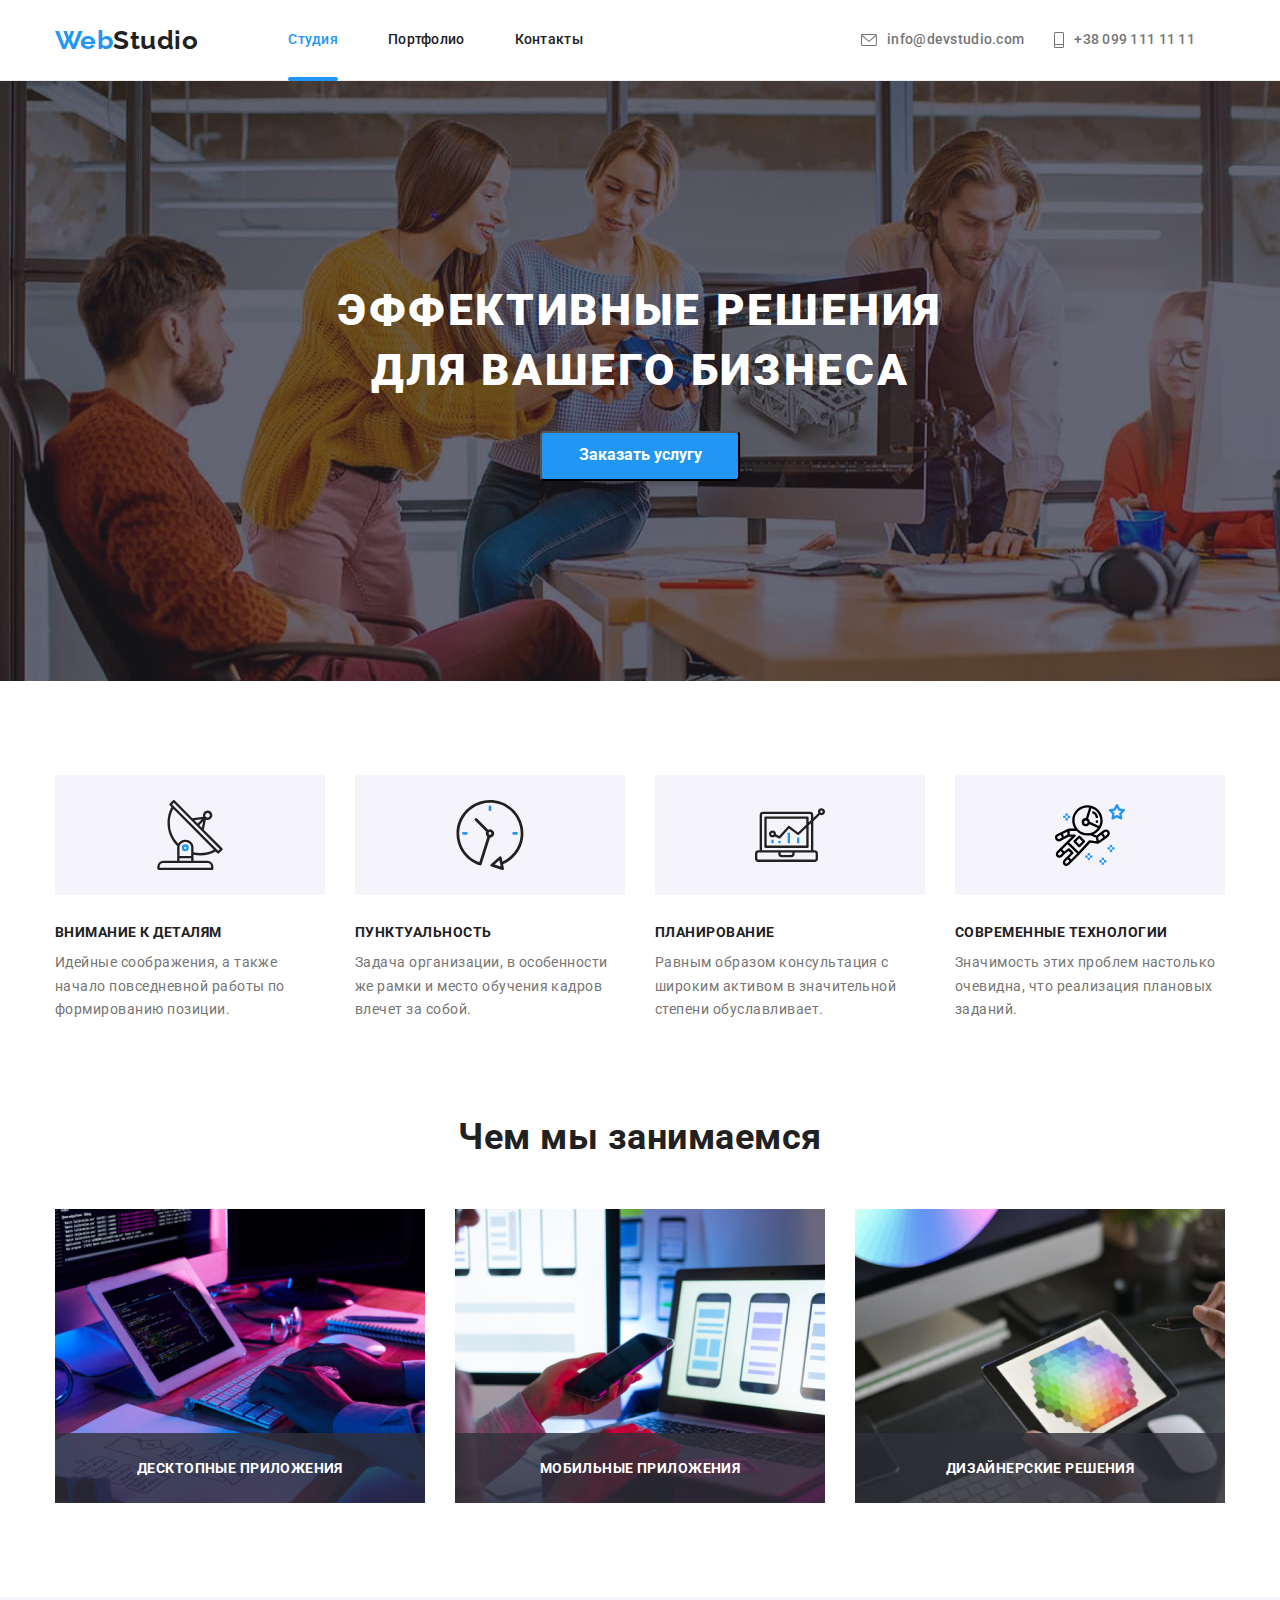
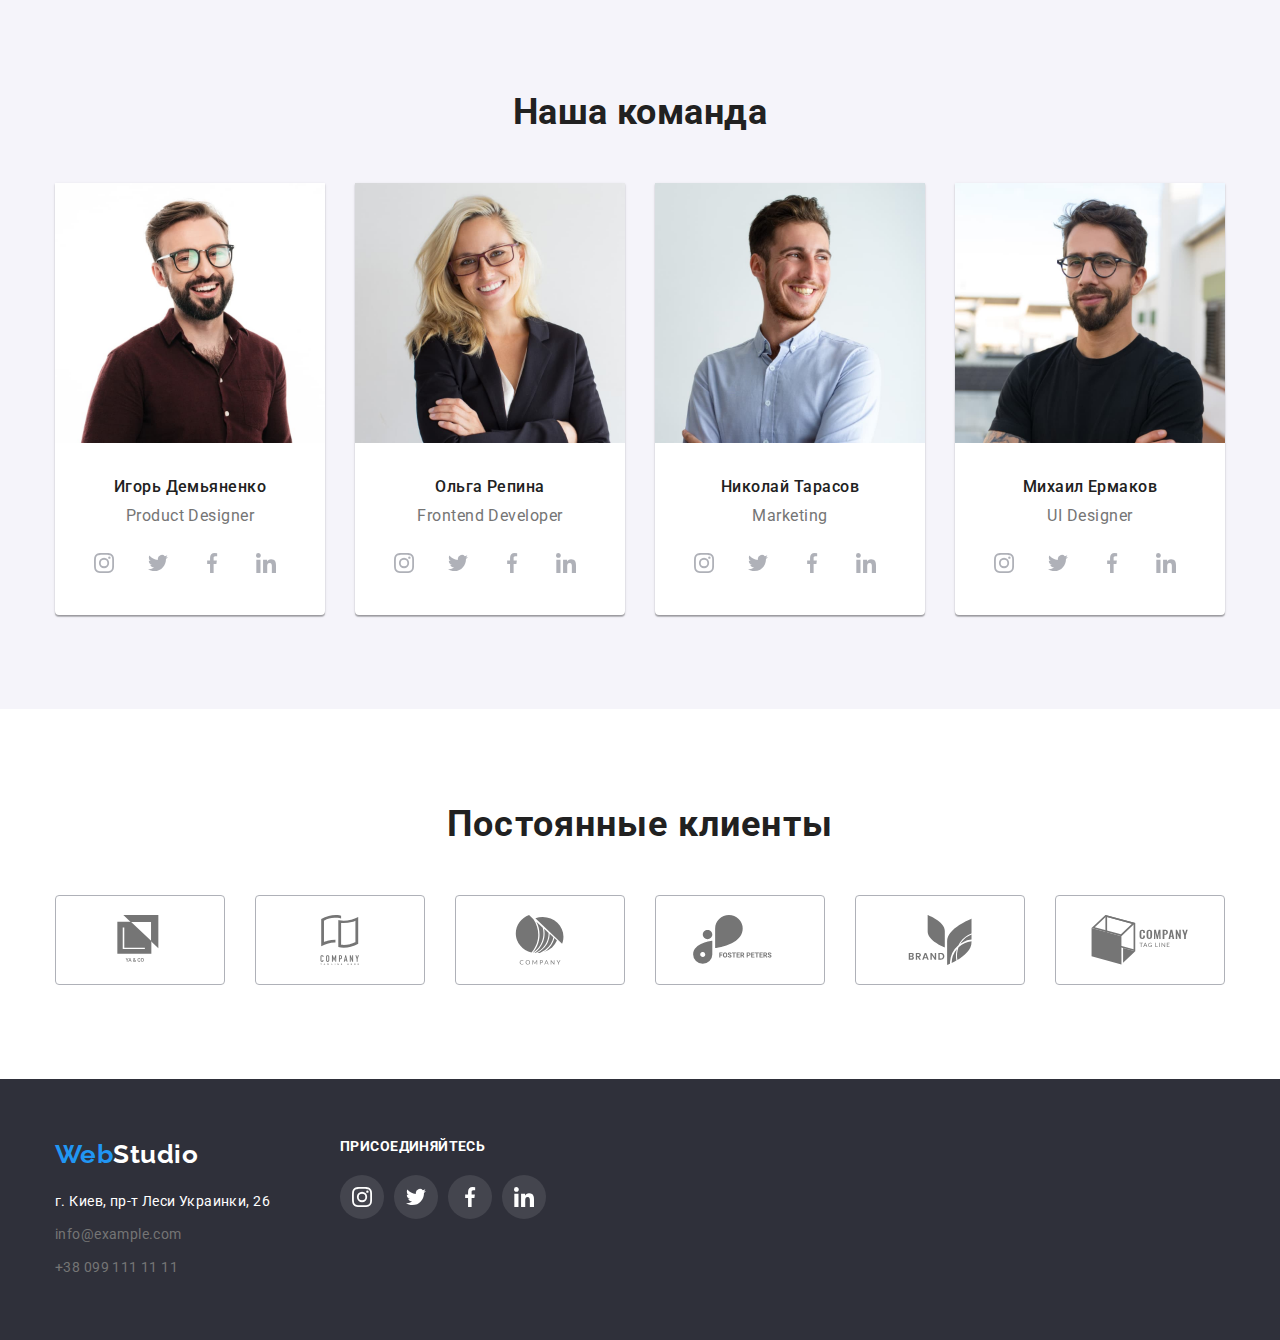
<file: index.html>
<!DOCTYPE html>
<html lang="en">
<head>
    <meta charset="UTF-8">
    <meta name="viewport" content="width=device-width, initial-scale=1.0">
    <title>Document</title>
    <link rel="stylesheet" href="https://cdnjs.cloudflare.com/ajax/libs/modern-normalize/1.0.0/modern-normalize.min.css">
    <link href="https://fonts.googleapis.com/css2?family=Raleway:wght@700&family=Roboto:wght@400;500;700;900&display=swap"
        rel="stylesheet">
    <link rel="stylesheet" href="./css/style.css">
</head>
<body class="page">
    <header class="page-header">
            <nav class="container nav">
                <a class="logo" href="./index.html">Web<span class="logo-title">Studio</span>
                </a>
                <ul class="site-nav list">
                    <li class="item">
                        <a class="link current" href="./index.html">Студия</a>
                    </li>
                    <li class="item">
                        <a class="link" href="./portfolio.html">Портфолио</a>
                    </li>
                    <li class="item">
                        <a class="link" href="">Контакты</a></li>
                </ul>
                <ul class="auth-nav list">
                    <li class="page-link">
                        <a class="mail nav-link" href="">
                            <svg class="nav-icon" width="16" height="12">
                               <use href="./img/fotografy/symbol-defs.svg#icon-envelope"></use>
                            </svg>
                             info@devstudio.com</a>
                    </li>
                    <li class="page-link">
                        <a class="nav-link"  href="">
                            <svg class="nav-icon" width="10" height="16">
                                <use href="./img/fotografy/symbol-defs.svg#icon-Vector"></use>
                            </svg>
                            +38 099 111 11 11</a>
                    </li>
                </ul>
            </nav>
                    
    </header>
    <main>
        <!--Шапка-->
        <section class="hero">
            <div class="hero-wripper container">
                 <h1 class="hero-title">Эффективные решения для вашего бизнеса</h1>
                 <button class="hero-button" data-modal-open type="button">Заказать услугу</button>
           </div>

           <div class="backdrop is-hidden" data-modal>
               <div class="modal">
                   <button class="modal-button" data-modal-close type="button"><img src="./img/fotografy/Vector.png" alt=""></button>
               </div>
           </div>

        </section>

        <!--Особенности-->
        <section class="section">
            <div class="container">
                <ul class="list option">
                    <li class="title ">
                        <div class="icon-wrap">
                            <svg class="icon" width="70" height="70">
                                <use href="./img/fotografy/symbol-defs.svg#icon-antenna"></use>
                            </svg>
                        </div>
                        <h3 class="subject section-title">Внимание к деталям</h3>
                        <p class="text">Идейные соображения, а также начало повседневной работы по формированию позиции.</p>
                    </li>
                    <li class="title ">
                        <div class="icon-wrap">
                            <svg class="icon" width="70" height="70">
                                <use href="./img/fotografy/symbol-defs.svg#icon-clock"></use>
                            </svg> 
                        </div>

                        <h3 class="subject section-title">Пунктуальность</h3>
                        <p class="text">Задача организации, в особенности же рамки и место обучения кадров влечет за собой.</p>
                    </li>
                    <li class="title">
                        <div class="icon-wrap">
                            <svg class="icon" width="70" height="70">
                                <use href="./img/fotografy/symbol-defs.svg#icon-diagram"></use>
                            </svg>
                        </div>
                        <h3 class="subject section-title">Планирование</h3>
                        <p class="text">Равным образом консультация с широким активом в значительной степени обуславливает.</p>
                    </li>
                    <li class="title ">
                        <div class="icon-wrap">
                            <svg class="icon" width="70" height="70">
                                <use href="./img/fotografy/symbol-defs.svg#icon-astronaut"></use>
                            </svg>
                        </div>
                        <h3 class="subject section-title">Современные технологии</h3>
                        <p class="text">Значимость этих проблем настолько очевидна, что реализация плановых заданий.</p>
                    </li>
                </ul>
            </div>
        </section>
        
        <!--Чем мы занимаемся-->
        <section class="section work">
            <div class="container">
                <h2 class="section-title">Чем мы занимаемся</h2>
                <ul class="list option">
                    <li class="img">
                        <a  href="">
                            <img class="work-img" src="./img/fotografy/logo1.png" width="370" alt="hands and keyboard">
                        </a>
                        <div class="work-text-wrap">
                            <p class="work-text">Десктопные приложения</p>
                        </div>
                    </li>
                    <li class="img">
                        <a  href="">
                            <img class="work-img" src="./img/fotografy/logo2.png" width="370" alt="hands and keyboard and phone">
                        </a>
                        <div class="work-text-wrap">
                            <p class="work-text">Мобильные приложения</p>
                        </div>
                    </li>
                    <li class="img">
                        <a  href="">
                            <img class="work-img" src="./img/fotografy/logo3.png" width="370" alt="hands and tablet">
                        </a>
                        <div class="work-text-wrap">
                            <p class="work-text">Дизайнерские решения</p>
                        </div>
                    </li>
                </ul>
            </div>
        </section>

        <!--Наша команда-->
        <section class="section wrap">
            <div class="container">
                <h2 class="section-title team">Наша команда</h2>
                    <ul class="list option team ">
                        <li class="carts">
                            <img src="./img/fotografy/foto1.jpg" width="270" alt="photo of Igor">
                            <h3 class="name team">Игорь Демьяненко</h3>
                            <p class="profession team">Product Designer</p>
                            <ul class="icon-footer">
                                <li class="icon-img">
                                    <a href="" class="icon-items">
                                       <svg class="svg-icon" width="20" height="20">
                                           <use href="./img/fotografy/symbol-defs.svg#icon-instagram"></use>
                                        </svg>
                                    </a>
                                 </li>
                                 <li class="icon-img">
                                    <a href="" class="icon-items">
                                       <svg class="svg-icon" width="20" height="20">
                                           <use href="./img/fotografy/symbol-defs.svg#icon-twitter"></use>
                                        </svg>
                                    </a>
                                 </li>
                                <li class="icon-img">
                                    <a href="" class="icon-items">
                                       <svg class="svg-icon" width="20" height="20">
                                           <use href="./img/fotografy/symbol-defs.svg#icon-facebook"></use>
                                        </svg>
                                    </a>
                                 </li>
                                <li class="icon-img">
                                    <a href="" class="icon-items">
                                       <svg class="svg-icon" width="20" height="20">
                                           <use href="./img/fotografy/symbol-defs.svg#icon-linkedin"></use>
                                        </svg>
                                    </a>
                                 </li>
                              </ul>
                        </li>
                        <li class="carts">
                            <img src="./img/fotografy/foto2.jpg" width="270" alt="photo of Olga">
                            <h3 class="name team">Ольга Репина</h3>
                            <p class="profession team">Frontend Developer</p>
                            <ul class="icon-footer">
                                <li class="icon-img">
                                    <a href="" class="icon-items">
                                       <svg class="svg-icon" width="20" height="20">
                                           <use href="./img/fotografy/symbol-defs.svg#icon-instagram"></use>
                                        </svg>
                                    </a>
                                 </li>
                                 <li class="icon-img">
                                    <a href="" class="icon-items">
                                       <svg class="svg-icon" width="20" height="20">
                                           <use href="./img/fotografy/symbol-defs.svg#icon-twitter"></use>
                                        </svg>
                                    </a>
                                 </li>
                                <li class="icon-img">
                                    <a href="" class="icon-items">
                                       <svg class="svg-icon" width="20" height="20">
                                           <use href="./img/fotografy/symbol-defs.svg#icon-facebook"></use>
                                        </svg>
                                    </a>
                                 </li>
                                <li class="icon-img">
                                    <a href="" class="icon-items">
                                       <svg class="svg-icon" width="20" height="20">
                                           <use href="./img/fotografy/symbol-defs.svg#icon-linkedin"></use>
                                        </svg>
                                    </a>
                                 </li>
                              </ul>
                        </li>
                        <li class="carts">
                            <img src="./img/fotografy/foto3.jpg" width="270" alt="photo of Nicolay">
                            <h3 class="name team">Николай Тарасов</h3>
                            <p class="profession team">Marketing</p>
                            <ul class="icon-footer">
                                <li class="icon-img">
                                    <a href="" class="icon-items">
                                       <svg class="svg-icon" width="20" height="20">
                                           <use href="./img/fotografy/symbol-defs.svg#icon-instagram"></use>
                                        </svg>
                                    </a>
                                 </li>
                                 <li class="icon-img">
                                    <a href="" class="icon-items">
                                       <svg class="svg-icon" width="20" height="20">
                                           <use href="./img/fotografy/symbol-defs.svg#icon-twitter"></use>
                                        </svg>
                                    </a>
                                 </li>
                                <li class="icon-img">
                                    <a href="" class="icon-items">
                                       <svg class="svg-icon" width="20" height="20">
                                           <use href="./img/fotografy/symbol-defs.svg#icon-facebook"></use>
                                        </svg>
                                    </a>
                                 </li>
                                <li class="icon-img">
                                    <a href="" class="icon-items">
                                       <svg class="svg-icon" width="20" height="20">
                                           <use href="./img/fotografy/symbol-defs.svg#icon-linkedin"></use>
                                        </svg>
                                    </a>
                                 </li>
                              </ul>
                        </li>
                        <li class="carts">
                            <img src="./img/fotografy/foto4.jpg" width="270" alt="photo of Michail">
                            <h3 class="name team">Михаил Ермаков</h3>
                            <p class="profession team">UI Designer</p>
                            <ul class="icon-footer">
                                <li class="icon-img">
                                    <a href="" class="icon-items">
                                       <svg class="svg-icon" width="20" height="20">
                                           <use href="./img/fotografy/symbol-defs.svg#icon-instagram"></use>
                                        </svg>
                                    </a>
                                 </li>
                                 <li class="icon-img">
                                    <a href="" class="icon-items">
                                       <svg class="svg-icon" width="20" height="20">
                                           <use href="./img/fotografy/symbol-defs.svg#icon-twitter"></use>
                                        </svg>
                                    </a>
                                 </li>
                                <li class="icon-img">
                                    <a href="" class="icon-items">
                                       <svg class="svg-icon" width="20" height="20">
                                           <use href="./img/fotografy/symbol-defs.svg#icon-facebook"></use>
                                        </svg>
                                    </a>
                                 </li>
                                <li class="icon-img">
                                    <a href="" class="icon-items">
                                       <svg class="svg-icon" width="20" height="20">
                                           <use href="./img/fotografy/symbol-defs.svg#icon-linkedin"></use>
                                        </svg>
                                    </a>
                                 </li>
                              </ul>
                        </li>
                    </ul>
            </div>
        </section>
                       <!-- Постоянные клиенты -->
        <section class="section">
            <div class="container">
                 <h2 class="clients-title">Постоянные клиенты</h2>
                     <ul class="clients-list">
                        <li class="list-wrap">
                            <a class="clients-link-wrap" href="">
                                <svg class="svg-clients" wigth="45" height="50">
                                    <use href="./img/fotografy/symbol-defs.svg#icon-logo-1"></use>
                                </svg>
                            </a>
                        </li>
                         <li class="list-wrap">
                             <a class="clients-link-wrap" href="">
                                 <svg class="svg-clients" wigth="45" height="50">
                                    <use class="svg-wrap-icon" href="./img/fotografy/symbol-defs.svg#icon-logo-2"></use>
                                 </svg>
                             </a>
                        </li>
                        <li class="list-wrap">
                            <a class="clients-link-wrap" href="">
                                <svg class="svg-clients" wigth="45" height="50">
                                    <use href="./img/fotografy/symbol-defs.svg#icon-logo-3"></use>
                                </svg>
                            </a>
                        </li>
                        <li class="list-wrap">
                            <a class="clients-link-wrap" href="">
                                <svg class="svg-clients" wigth="45" height="50">
                                    <use href="./img/fotografy/symbol-defs.svg#icon-logo-4"></use>
                                </svg>
                            </a>
                        </li>
                        <li class="list-wrap">
                            <a class="clients-link-wrap" href="">
                                <svg class="svg-clients" wigth="45" height="50">
                                    <use href="./img/fotografy/symbol-defs.svg#icon-logo-5"></use>
                                </svg>
                            </a>
                        </li>
                        <li class="list-wrap">
                            <a class="clients-link-wrap" href="">
                                <svg class="svg-clients" wigth="45" height="50">
                                    <use href="./img/fotografy/symbol-defs.svg#icon-logo-6"></use>
                                </svg>
                            </a>
                        </li>
                     </ul>
            </div>
        </section>
    </main>

    <!--Футер-->

    <footer class="footer-section">
        <div class="container-footer-wrap">
            <div class="container-footer">
                <a class="logo footer" href="">Web<span class="logo-footer">Studio</span></a>
                <address class="items footer">
                    <p class="adress">г. Киев, пр-т Леси Украинки, 26</p>
                    <div class="container-footer">
                        <a class="nav-link footer" href="">info@example.com</a>
                        <a class="nav-link footer" href="">+38 099 111 11 11</a>
                    </div>
                </address>    
            </div>
            <div class="footer-icon-wrap">
                <h3 class="text-footer">присоединяйтесь</h3>
         <ul class="list-footer">
            <li class="icon-img">
                <a href="" class="icon-items">
                   <svg class="svg-footer-icon" width="20" height="20">
                       <use href="./img/fotografy/symbol-defs.svg#icon-instagram"></use>
                    </svg>
                </a>
             </li>
             <li class="icon-img">
                <a href="" class="icon-items">
                   <svg class="svg-footer-icon" width="20" height="20">
                       <use href="./img/fotografy/symbol-defs.svg#icon-twitter"></use>
                    </svg>
                </a>
             </li>
            <li class="icon-img">
                <a href="" class="icon-items">
                   <svg class="svg-footer-icon" width="20" height="20">
                       <use href="./img/fotografy/symbol-defs.svg#icon-facebook"></use>
                    </svg>
                </a>
             </li>
            <li class="icon-img">
                <a href="" class="icon-items">
                   <svg class="svg-footer-icon" width="20" height="20">
                       <use href="./img/fotografy/symbol-defs.svg#icon-linkedin"></use>
                    </svg>
                </a>
             </li>
          </ul>
          </div>
        </div>

    </footer>
    <script src="./js/modal.js"></script>
</body>
</html>
</file>
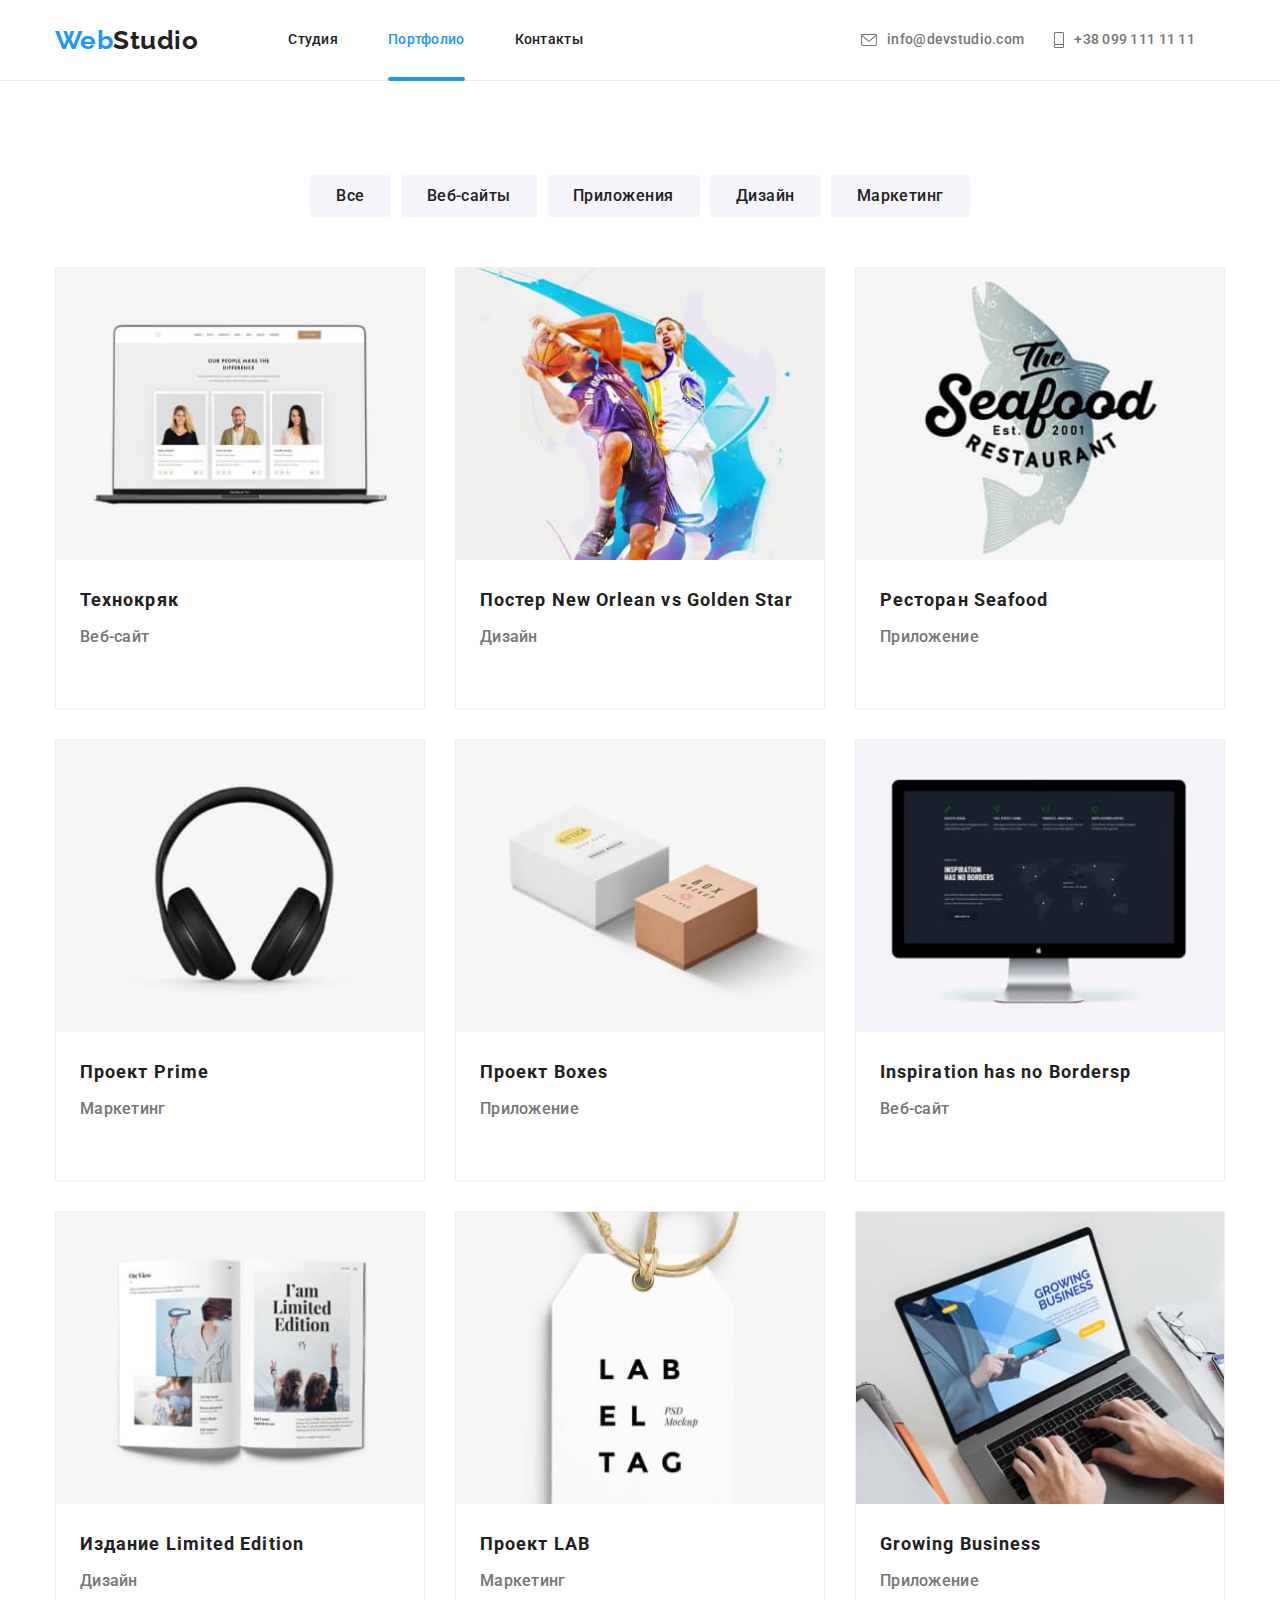
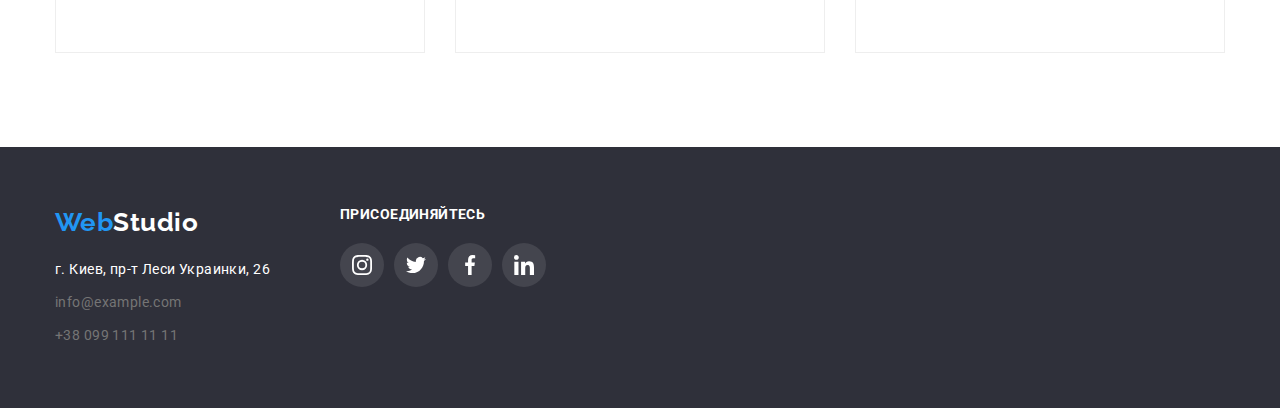
<file: portfolio.html>
<!DOCTYPE html>
<html lang="en">
<head>
    <meta charset="UTF-8">
    <meta name="viewport" content="width=device-width, initial-scale=1.0">
    <title>Portfolio</title>
    <link rel="stylesheet" href="https://cdnjs.cloudflare.com/ajax/libs/modern-normalize/1.0.0/modern-normalize.min.css">
    <link href="https://fonts.googleapis.com/css2?family=Raleway:wght@700&family=Roboto:wght@400;500;700;900&display=swap"
        rel="stylesheet">
    <link rel="stylesheet" href="./css/style.css">

</head>
<body class="page">
    <header class="page-header">
        <nav class="container nav">
            <a class="logo" href="./index.html">Web<span class="logo-title">Studio</span>
            </a>
            <ul class="site-nav list">
                <li class="item">
                    <a class="link " href="./index.html">Студия</a>
                </li>
                <li class="item">
                    <a class="link current" href="./portfolio.html">Портфолио</a>
                </li>
                <li class="item">
                    <a class="link" href="">Контакты</a>
                </li>
            </ul>
                <ul class="auth-nav list">
                    <li class="page-link">
                        <a class="mail nav-link" href="">
                            <svg class="nav-icon" width="16" height="12">
                                <use href="./img/fotografy/symbol-defs.svg#icon-envelope"></use>
                            </svg>
                            info@devstudio.com</a>
                    </li>
                    <li class="page-link">
                        <a class="nav-link" href="">
                            <svg class="nav-icon" width="10" height="16">
                                <use href="./img/fotografy/symbol-defs.svg#icon-Vector"></use>
                            </svg>
                            +38 099 111 11 11</a>
                    </li>
                </ul>
                </nav>
    
    </header>
        <main>
            <!-- Наши работы -->
            <section class="section">
            <!-- Навигация -->
            <ul class="nav-option">
                <li class="list nav">
                    <button class="button item-portfolio" type="button">Все</button>
                </li>
                <li class="list nav">
                    <button class="button item-portfolio" type="button">Веб-сайты</button>
                </li>
                <li class="list nav">
                    <button class="button item-portfolio" type="button">Приложения</button>
                </li>
                <li class="list nav">
                    <button class="button item-portfolio" type="button">Дизайн</button>
                </li>
                <li class="list nav">
                    <button class="button item-portfolio" type="button">Маркетинг</button>
                </li>
            </ul>   
            <div class="container">
                            <ul class="nav-work">
                                <li class="list work">
                                    <a class="link-item" href="">
                                        <div class="portfolio-img-wrap">
                                            <img src="./img/fotografy/pic1.jpg" width="368" alt="laptop">
                                            <p class="portfolio-work-text">Технокряк это современная площадка распространения коронавируса. Компании используют эту
                                                платформу для цифрового шпионажа и атак на защищённые сервера конкурентов.</p>
                                        </div>
                                        <div class="portfolio-item">
                                            <h3 class="image-name">Технокряк</h3>
                                             <p class="img-page">Веб-сайт</p>
                                        </div>
                                        
                                    </a>
                                </li>
                                <li class="list work">
                                    <a class="link-item" href="">
                                        <div class="portfolio-img-wrap">
                                            <img src="./img/fotografy/pic2.jpg" width="368" alt="2 basketball players">
                                            <p class="portfolio-work-text">Технокряк это современная площадка распространения коронавируса. Компании используют эту
                                                платформу для цифрового шпионажа и атак на защищённые сервера конкурентов.</p>
                                        </div>
                                        <div class="portfolio-item">
                                            <h3 class="image-name">Постер New Orlean vs Golden Star</h3>
                                            <p class="img-page">Дизайн</p>
                                        </div>
                                        
                                        
                                    </a>
                                </li>
                                <li class="list work">
                                    <a class="link-item" href="">
                                        <div class="portfolio-img-wrap">
                                            <img src="./img/fotografy/pic3.jpg" width="368" alt="logo Seafood ">
                                            <p class="portfolio-work-text">Технокряк это современная площадка распространения коронавируса. Компании используют эту
                                                платформу для цифрового шпионажа и атак на защищённые сервера конкурентов.</p>
                                        </div>
                                        <div class="portfolio-item">
                                            <h3 class="image-name">Ресторан Seafood</h3>
                                            <p class="img-page">Приложение</p>
                                        </div>
                                        
                                    </a>
                                </li>
                                <li class="list work">
                                    <a class="link-item" href="">
                                        <div class="portfolio-img-wrap">
                                            <img src="./img/fotografy/pic4.jpg" width="368" alt="headphones">
                                            <p class="portfolio-work-text">Технокряк это современная площадка распространения коронавируса. Компании используют эту
                                                платформу для цифрового шпионажа и атак на защищённые сервера конкурентов.</p>
                                        </div>
                                        <div class="portfolio-item">
                                            <h3 class="image-name">Проект Prime</h3>
                                            <p class="img-page">Маркетинг</p>
                                        </div>
                                        
                                    </a>
                                </li>
                                <li class="list work">
                                    <a class="link-item" href="">
                                        <div class="portfolio-img-wrap">
                                            <img src="./img/fotografy/pic5.jpg" width="368" alt="2 boxes">
                                            <p class="portfolio-work-text">Технокряк это современная площадка распространения коронавируса. Компании используют эту
                                                платформу для цифрового шпионажа и атак на защищённые сервера конкурентов.</p>
                                        </div>
                                        <div class="portfolio-item">
                                            <h3 class="image-name">Проект Boxes</h3>
                                            <p class="img-page">Приложение</p>
                                        </div>
                                        
                                    </a>
                                </li>
                                <li class="list work">
                                    <a class="link-item" href="">
                                        <div class="portfolio-img-wrap">
                                            <img src="./img/fotografy/pic6.jpg" width="368" alt="monitor">
                                            <p class="portfolio-work-text">Технокряк это современная площадка распространения коронавируса. Компании используют эту
                                                платформу для цифрового шпионажа и атак на защищённые сервера конкурентов.</p>
                                        </div>
                                        <div class="portfolio-item">
                                            <h3 class="image-name">Inspiration has no Bordersр</h3>
                                            <p class="img-page">Веб-сайт</p>
                                        </div>
                                        
                                    </a>
                                </li>
                                <li class="list work">
                                    <a class="link-item" href="">
                                        <div class="portfolio-img-wrap">
                                            <img src="./img/fotografy/pic7.jpg" width="368" alt="book">
                                            <p class="portfolio-work-text">Технокряк это современная площадка распространения коронавируса. Компании используют эту
                                                платформу для цифрового шпионажа и атак на защищённые сервера конкурентов.</p>
                                        </div>
                                        <div class="portfolio-item">
                                            <h3 class="image-name">Издание Limited Edition</h3>
                                            <p class="img-page">Дизайн</p>
                                        </div>
                                        
                                    </a>
                                </li>
                                <li class="list work">
                                    <a class="link-item" href="">
                                        <div class="portfolio-img-wrap">
                                            <img src="./img/fotografy/pic8.jpg" width="368" alt="cue ball">
                                            <p class="portfolio-work-text">Технокряк это современная площадка распространения коронавируса. Компании используют эту
                                                платформу для цифрового шпионажа и атак на защищённые сервера конкурентов.</p>
                                        </div>
                                        <div class="portfolio-item">
                                            <h3 class="image-name">Проект LAB</h3>
                                            <p class="img-page">Маркетинг</p>
                                        </div>
                                        
                                    </a>
                                </li>
                                <li class="list work">
                                    <a class="link-item" href="">
                                        <div class="portfolio-img-wrap">
                                            <img src="./img/fotografy/pic9.jpg" width="368" alt="hands behind a laptop">
                                            <p class="portfolio-work-text">Технокряк это современная площадка распространения коронавируса. Компании используют эту
                                                платформу для цифрового шпионажа и атак на защищённые сервера конкурентов.</p>
                                        </div>
                                        <div class="portfolio-item">
                                            <h3 class="image-name">Growing Business</h3>
                                            <p class="img-page ">Приложение</p>
                                        </div>
                                    </a>
                                </li>
                            </ul>
            </div>   

            </section>
         </main>

    <!--Футер-->
    
    <footer class="footer-section">
        <div class="container-footer-wrap">
            <div class="container-footer">
                <a class="logo footer" href="">Web<span class="logo-footer">Studio</span></a>
                <address class="items footer">
                    <p class="adress">г. Киев, пр-т Леси Украинки, 26</p>
                    <div class="container-footer">
                        <a class="nav-link footer" href="">info@example.com</a>
                        <a class="nav-link footer" href="">+38 099 111 11 11</a>
                    </div>
                </address>
            </div>
            <div class="footer-icon-wrap">
                <h3 class="text-footer">присоединяйтесь</h3>
                <ul class="list-footer">
                    <li class="icon-img">
                        <a href="" class="icon-items">
                            <svg class="svg-footer-icon" width="20" height="20">
                                <use href="./img/fotografy/symbol-defs.svg#icon-instagram"></use>
                            </svg>
                        </a>
                    </li>
                    <li class="icon-img">
                        <a href="" class="icon-items">
                            <svg class="svg-footer-icon" width="20" height="20">
                                <use href="./img/fotografy/symbol-defs.svg#icon-twitter"></use>
                            </svg>
                        </a>
                    </li>
                    <li class="icon-img">
                        <a href="" class="icon-items">
                            <svg class="svg-footer-icon" width="20" height="20">
                                <use href="./img/fotografy/symbol-defs.svg#icon-facebook"></use>
                            </svg>
                        </a>
                    </li>
                    <li class="icon-img">
                        <a href="" class="icon-items">
                            <svg class="svg-footer-icon" width="20" height="20">
                                <use href="./img/fotografy/symbol-defs.svg#icon-linkedin"></use>
                            </svg>
                        </a>
                    </li>
                </ul>
            </div>
        </div>
    
    </footer>
    </body>
    
    </html>
</body>
</html>
</file>
<file: css/style.css>
:root {
  --primary-text-color: #757575;
  --secondary-text-color: #212121;
  --accent-text-color: #2196f3;
  --white-text-color: #ffffff;
  --primary-fone-color: #ffffff;
  --secondary-fone-color: #f5f4fa;
  --black-fone-color: #2f303a;
  --accent-fone-color: #2196f3;
}

html {
  box-sizing: border-box;
}

*,
*::before,
*::after {
  box-sizing: inherit;
}

.container {
  width: 1200px;
  margin-right: auto;
  margin-left: auto;
  padding-left: 15px;
  padding-right: 15px;
}

.section {
  padding: 94px 0;
}

.page {
  background-color: var(--primary-fone-color);
  color: var(--primary-text-color);
  font-family: Roboto, sans-serif;
  letter-spacing: 0.03em;
}

.list {
  list-style: none;
}

.section-title {
  color: var(--secondary-text-color);
}

/* Header */

.logo {
  margin-bottom: 0;
  margin-top: 0;
  margin-right: 90px;

  text-decoration: none;
  color: var(--accent-text-color);
  font-family: Raleway;
  font-weight: 700;
  font-size: 26px;
  line-height: 1.19;
}

.logo-title {
  color: var(--secondary-text-color);
}

.link {
  text-decoration: none;
  color: var(--secondary-text-color);
  font-weight: 500;
  font-size: 14px;
  line-height: 1.14;
  letter-spacing: 0.02em;

  transition: color 250ms cubic-bezier(0.4, 0, 0.2, 1);
}

.item {
  position: relative;
}

.link.current::after {
  position: absolute;
  bottom: -1px;
  left: 0;
  content: "";
  width: 100%;
  display: block;
  height: 4px;
  background: #2196f3;
  border-radius: 2px;
}

.nav-link {
  display: block;
  display: flex;
  align-items: center;
  padding-top: 32px;
  padding-bottom: 32px;
  margin: 0;
  text-decoration: none;
  color: var(--primary-text-color);
  font-weight: 500;
  font-size: 14px;
  line-height: 1.14;
  letter-spacing: 0.02em;

  transition: color 250ms cubic-bezier(0.4, 0, 0.2, 1);
}

.nav-icon {
  margin-right: 10px;
  fill: var(--primary-text-color);
}

.auth-nav {
  display: flex;
  padding-left: 0;
  margin-top: 0;
  margin-bottom: 0;
  margin-left: auto;
}

.site-nav {
  display: flex;
  padding-left: 0;
  margin-top: 0;
  margin-bottom: 0;
}

.site-nav .item:not(:last-child) {
  margin-right: 50px;
}

.site-nav .link {
  display: block;
  padding-top: 32px;
  padding-bottom: 32px;
}

.nav {
  display: flex;
  align-items: center;
}

.page-header {
  margin: 0;
  border-bottom: 1px solid rgb(236, 236, 236);
}

.link:hover,
.link:focus,
.nav-link:hover,
.nav-link:focus {
  color: var(--accent-text-color);
  transition: fill 250ms cubic-bezier(0.4, 0, 0.2, 1);
}

.nav-link:hover .nav-icon,
.nav-link:focus .nav-icon {
  fill: var(--accent-text-color);
}

.site-nav .link.current {
  color: var(--accent-text-color);
}

.page-link {
  margin-right: 30px;
  display: flex;
  align-items: center;
}

/* Hero */

.hero {
  max-width: 1600px;
  margin-left: auto;
  margin-right: auto;
  padding: 200px 0;
  background-color: var(--black-fone-color);
  text-align: center;
  background-image: linear-gradient(
      to bottom,
      rgba(47, 48, 58, 0.4),
      rgba(47, 48, 58, 0.4)
    ),
    url(../img/fotografy/fon.jpg);
}

.hero-title {
  margin-bottom: 30px;
  margin-top: 0;
  width: 696px;
  color: var(--white-text-color);
  font-weight: 900;
  font-size: 44px;
  line-height: 1.36;
  text-align: center;
  letter-spacing: 0.06em;
  text-transform: uppercase;
}

.hero-wripper.container {
  width: 900px;
  display: flex;
  flex-direction: column;
  align-items: center;
}

.hero-button {
  display: block;
  padding: 10px 32px;
  width: 200px;
  height: 50px;

  font-weight: 700;
  font-size: 16px;
  line-height: 1, 87;
  text-align: center;
  color: var(--white-text-color);
  background-color: var(--accent-fone-color);
  box-shadow: 0px 4px 4px rgba(0, 0, 0, 0.15);
  border-radius: 4px;
  cursor: pointer;
}

.backdrop {
  position: fixed;
  top: 0;
  left: 0;

  padding-top: 221px;
  width: 100%;
  height: 100%;

  background: rgba(0, 0, 0, 0.2);
  opacity: 1;
  transition: opacity 250ms cubic-bezier(0.4, 0, 0.2, 1);
}

.backdrop.is-hidden {
  opacity: 0;
  pointer-events: none;
}

.backdrop.is-hidden .modal {
  transform: translate(-50%, -50%) scale(0.9);
}

.modal {
  position: absolute;
  top: 50%;
  left: 50%;
  z-index: 2;
  transform: translate(-50%, -50%) scale(1);
  transition: transform 250ms cubic-bezier(0.4, 0, 0.2, 1);

  width: 528px;
  min-height: 581px;

  background: var(--primary-fone-color);
  box-shadow: 0px 1px 3px rgba(0, 0, 0, 0.12), 0px 1px 1px rgba(0, 0, 0, 0.14),
    0px 2px 1px rgba(0, 0, 0, 0.2);
  border-radius: 4px;
}

.modal-button {
  position: absolute;
  top: 8px;
  right: 8px;
  width: 30px;
  height: 30px;
  border-radius: 50%;
  border: 1px solid rgba(0, 0, 0, 0.1);
  box-sizing: border-box;
  background-color: var(--primary-fone-color);
  cursor: pointer;

  transition: all 250ms cubic-bezier(0.4, 0, 0.2, 1);
}

.modal-button:focus {
  background-color: var(--primary-fone-color);
}

/* Особенности */

.subject.section-title {
  margin-bottom: 10px;
  font-weight: 700;
  font-size: 14px;
  line-height: 1.14;
  text-transform: uppercase;
  text-align: left;
}

.text {
  margin: 0;
  font-size: 14px;
  line-height: 1.71;
}

.option {
  display: flex;
  margin-top: 0;
  margin-bottom: 0;
  padding-left: 0;
}

.list .title:not(:last-child) {
  margin-right: 30px;
}

.title {
  width: 270px;
}

.icon-wrap {
  display: flex;
  width: 270px;
  height: 120px;
  background-color: var(--secondary-fone-color);
  align-items: center;
  margin-bottom: 30px;
  justify-content: center;
}

.icon {
  background-color: var(--secondary-fone-color);
  border-radius: 4px;
}

/* Чем мы занимаемся */

.section.work {
  padding-top: 0;
}

.section-title {
  margin-top: 0;
  margin-bottom: 50px;
  font-weight: 700;
  font-size: 36px;
  line-height: 1.17;
  text-align: center;
}

.work-img {
  display: block;
  width: 100%;
  height: 100%;
}

.img {
  position: relative;
  width: 370px;
  z-index: -1;
}

.img:not(:last-child) {
  margin-right: 30px;
}

.work-text-wrap {
  position: absolute;
  left: 0;
  bottom: 0;
  width: 100%;
  display: flex;
  justify-content: center;
  align-items: center;
  min-height: 70px;
  background: rgba(47, 48, 58, 0.8);
}

.work-text {
  font-weight: bold;
  font-size: 14px;
  line-height: 16px;
  text-align: center;
  letter-spacing: 0.03em;
  text-transform: uppercase;

  color: var(--white-text-color);
}

/* Наша команда */

.wrap {
  background-color: var(--secondary-fone-color);
}

.name {
  margin-top: 0;
  margin-bottom: 0;
  padding-bottom: 10px;
  padding-top: 30px;
  color: #212121;
  font-weight: 500;
  font-size: 16px;
  line-height: 1.19;
  text-align: center;
}

.section-title.team {
  margin-bottom: 50px;
  margin-top: 0;
}

.list.option.team {
  margin-bottom: 0;
  background-color: var(--secondary-fone-color);
}

.profession {
  margin-top: 0;
  margin-bottom: 0;
  padding-bottom: 16px;
  background-color: var(--primary-fone-color);
  font-size: 16px;
  line-height: 1.19;
  text-align: center;
  width: 270px;
}

.carts {
  width: 270px;
  background-color: var(--primary-fone-color);
  box-shadow: 0px 1px 3px rgba(0, 0, 0, 0.12), 0px 1px 1px rgba(0, 0, 0, 0.14),
    0px 2px 1px rgba(0, 0, 0, 0.2);
  border-radius: 0px 0px 4px 4px;
}

.carts:not(:last-child) {
  margin-right: 30px;
}

/* Постоянные клиенты */

.clients-title {
  margin: 0;
  margin-bottom: 50px;
  font-weight: 700;
  font-size: 36px;
  line-height: 1.17;
  text-align: center;
  letter-spacing: 0.03em;
  color: var(--secondary-text-color);
}

.clients {
  width: 170px;
  height: 90px;
  border: 1px solid #afb1b8;
  box-sizing: border-box;
  border-radius: 4px;
}

.clients-wrap {
  display: flex;
  justify-content: space-between;
  width: 1200px;
  padding: 0 15px;
}

.clients-img {
  display: block;
}

.clients-list {
  margin: 0;
  padding: 0;
  display: flex;
  list-style: none;
  justify-content: space-between;
}

.svg-clients {
  display: block;
  fill: var(--primary-text-color);
}

.list-wrap {
  width: 170px;
  height: 90px;
}

.icon-items:hover,
.icon-items:focus {
  background-color: var(--accent-fone-color);
  transition: fill 250ms cubic-bezier(0.4, 0, 0.2, 1);
}

.icon-items:hover .svg-icon,
.icon-items:focus .svg-icon {
  fill: var(--white-text-color);
}

.clients-link-wrap:focus .svg-clients,
.clients-link-wrap:hover .svg-clients {
  fill: var(--accent-text-color);
}

.clients-link-wrap:focus,
.clients-link-wrap:hover {
  border: 1px solid var(--accent-fone-color);
  transition: fill 250ms cubic-bezier(0.4, 0, 0.2, 1);
}

.svg-wrap-icon {
  width: 40px;
  height: 40px;
}

.clients-link-wrap {
  display: flex;
  justify-content: center;
  align-items: center;
  width: 100%;
  height: 100%;
  border: 1px solid #afb1b8;
  box-sizing: border-box;
  border-radius: 4px;

  transition: border 250ms cubic-bezier(0.4, 0, 0.2, 1);
}

/* Footer */

.footer-section {
  padding: 60px 0;
  background-color: var(--black-fone-color);
}

.container-footer-wrap {
  display: flex;
  width: 1200px;
  margin-right: auto;
  margin-left: auto;
  padding-left: 15px;
  padding-right: 15px;
}

.adress {
  margin-top: 20px;
  margin-bottom: 0;
  color: var(--white-text-color);
  font-size: 14px;
  line-height: 1.71;
}

.logo-footer {
  color: var(--white-text-color);
}

.logo.footer {
  margin-right: 0;
}

.items .nav-link {
  font-size: 14px;
  line-height: 1.71;
  letter-spacing: 0.03em;
  font-weight: 400;
}

.container-footer {
  display: flex;
  flex-direction: column;
  margin-right: 70px;
}

.footer .logo {
  display: block;
}

.nav-link.footer {
  margin-top: 9px;
  margin-left: 0;
  padding: 0;
}

.text-footer {
  margin: 0;
  margin-bottom: 20px;
  padding: 0;
  font-weight: 700;
  font-size: 14px;
  line-height: 1.14;
  letter-spacing: 0.03em;
  text-transform: uppercase;
  color: var(--white-text-color);
}

.items.footer {
  font-style: normal;
  font-weight: normal;
  font-size: 14px;
  line-height: 1.71px;
  letter-spacing: 0.03em;
}

.icon-footer {
  display: flex;
  justify-content: center;
  margin: 0;
  padding: 0;
  padding-bottom: 30px;
  list-style: none;
}

.icon-img {
  margin-right: 10px;
  width: 44px;
  height: 44px;
  border-radius: 50%;
  background: rgba(255, 255, 255, 0.1);
}

.icon-items {
  display: flex;
  align-items: center;
  justify-content: center;
  width: 100%;
  height: 100%;
  border-radius: 50%;
  color: var(--primary-text-color);

  transition: all 250ms cubic-bezier(0.4, 0, 0.2, 1);
}

.list-footer {
  display: flex;
  list-style: none;
  margin: 0;
  padding: 0;
}

.svg-icon {
  max-width: 100%;
  max-height: 100%;
  fill: #afb1b8;
}

.icon-items:hover,
.icon-items:focus {
  background-color: var(--accent-fone-color);
  fill: var(--white-text-color);
}

.svg-footer-icon {
  fill: var(--white-text-color);
}

/* Portfolio */

.nav-option {
  margin-top: 0;
  margin-bottom: 50px;
  padding-left: 0;
  display: flex;
  justify-content: center;
}

.list.nav {
  border-radius: 4px;
}

.list.nav:not(:last-child) {
  margin-right: 10px;
}

.button {
  color: var(--secondary-text-color);
  background-color: var(--secondary-fone-color);
  border-color: transparent;
  cursor: pointer;
  font-family: Roboto;
  font-weight: 500;
  font-size: 16px;
  line-height: 1.63;
  letter-spacing: 0.03em;
  border-radius: 4px;

  transition: all 250ms cubic-bezier(0.4, 0, 0.2, 1);
}

.button.item-portfolio {
  padding: 6px 24px;
}

.button:hover,
.button:focus {
  color: var(--white-text-color);
  background-color: var(--accent-fone-color);
}

.nav-work {
  display: flex;
  flex-wrap: wrap;
  margin-top: 0;
  margin-bottom: 0;
  padding-left: 0;
}

.list.work {
  margin-bottom: 30px;
  width: 370px;
  border: 1px solid #eeeeee;
  margin-right: 30px;
}

.list.work:nth-child(3n) {
  margin-right: 0;
}

.list.work:nth-last-child(-n + 3) {
  margin-bottom: 0;
}

.portfolio-img-wrap {
  position: relative;
  width: 368px;
  height: 294px;
  overflow: hidden;
}

.portfolio-work-text {
  position: absolute;
  top: 100%;
  left: 0;
  margin: 0;
  width: 100%;
  height: 100%;
  padding: 63px 24px;
  font-weight: normal;
  font-size: 18px;
  line-height: 1.56;
  letter-spacing: 0.03em;

  color: var(--white-text-color);
  background: rgba(33, 150, 243, 0.9);

  opacity: 0;

  transition: all 250ms cubic-bezier(0.4, 0, 0.2, 1);
}

.link-item:hover .portfolio-work-text,
.link-item:focus .portfolio-work-text {
  top: 0;
  opacity: 1;
}

.image-name {
  margin: 0 0 4px;
  color: var(--secondary-text-color);
  font-weight: bold;
  font-size: 18px;
  line-height: 2;
  letter-spacing: 0.06em;
}

.img-page {
  margin: 0;
  color: var(--primary-text-color);
  font-size: 16px;
  line-height: 1.88;
}

.portfolio-item {
  width: 368px;
  padding: 20px 24px;
}

.link-item {
  display: block;
  width: 100%;
  height: 440px;
  text-decoration: none;
  color: var(--secondary-text-color);
  font-weight: 500;
  font-size: 14px;
  line-height: 1.14;
  letter-spacing: 0.02em;

  transition: all 250ms cubic-bezier(0.4, 0, 0.2, 1);
}

.link-item:hover,
.link-item:focus {
  box-shadow: 0px 10px 10px rgba(0, 0, 0, 0.12),
    0px 10px 10px rgba(0, 0, 0, 0.06), 1px 4px 10px rgba(0, 0, 0, 0.16);
  transition: all 250ms cubic-bezier(0.4, 0, 0.2, 1);
}

/* цвеи основной фона бэкграунд #E5E5E5 */
/* цвет футера #2F303A */
/* сновной цвет тескста #757575 */
/* второстепенный цвет текста  #212121 */
/* синий цвет текста #2196F3 */
/* белый цвет текста #FFFFFF/
/* вторичный цвет фона #F5F4FA */
</file>
